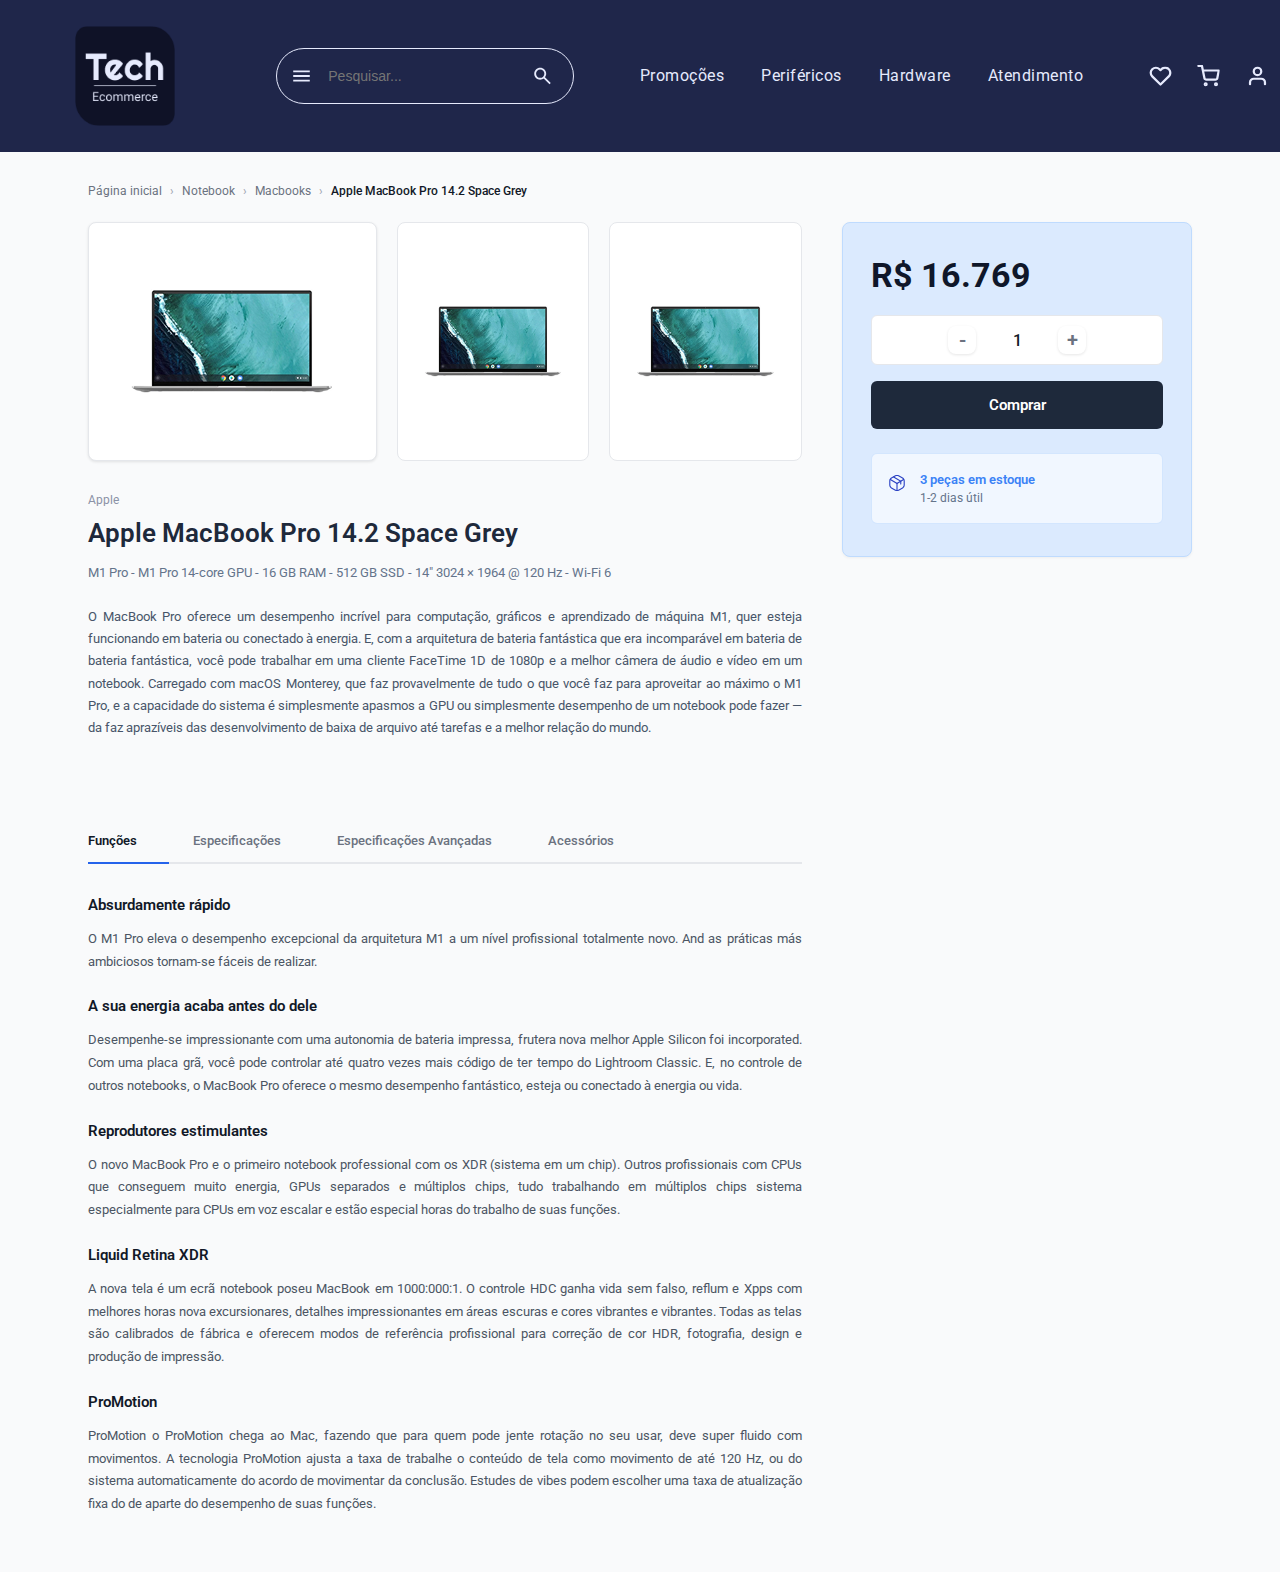
<file: pages/product.html>
<!DOCTYPE html>
<html lang="pt-BR">
  <head>
    <meta charset="UTF-8" />
    <meta name="viewport" content="width=device-width, initial-scale=1.0" />
    <title>Apple MacBook Pro 14.2 Space Grey - Tech e-commerce</title>
    <link rel="preconnect" href="https://fonts.googleapis.com" />
    <link rel="preconnect" href="https://fonts.gstatic.com" crossorigin />
    <link
      href="https://fonts.googleapis.com/css2?family=Roboto:ital,wght@0,100..900;1,100..900&display=swap"
      rel="stylesheet"
    />
    <link rel="stylesheet" href="../styles.css" />
  </head>
  <body>
    <header>
      <nav class="header-navbar">
        <img
          src="../images/logo-header.png"
          alt="Tech e-commerce logo"
          id="logo-home"
          style="cursor: pointer"
        />
        <div class="search-bar-header">
          <img src="../images/menu-header.svg" alt="Menu icon" />
          <input type="text" placeholder="Pesquisar..." />
          <button type="submit">
            <img src="../images/search-header.svg" alt="Menu icon" />
          </button>
        </div>

        <div class="link-wrapper">
          <a class="header-link" href="#promo" id="promo-link">Promoções</a>
          <a class="header-link" href="#periferico">Periféricos</a>
          <a class="header-link" href="#hardware">Hardware</a>
          <a class="header-link" href="#atendimento">Atendimento</a>
        </div>
        <div class="header-icons">
          <img src="../images/coracao-header.svg" alt="Search icon" />
          <img src="../images/carrinho-header.svg" alt="Shopping cart icon" />
          <img
            src="../images/user.svg"
            alt="User icon"
            id="user-icon"
            style="cursor: pointer"
          />
        </div>
      </nav>
    </header>

    <main class="product-page">
      <div class="breadcrumb">
        <a href="../index.html">Página inicial</a>
        <span>›</span>
        <a href="#">Notebook</a>
        <span>›</span>
        <a href="#">Macbooks</a>
        <span>›</span>
        <span>Apple MacBook Pro 14.2 Space Grey</span>
      </div>

      <div class="product-container">
        <div class="product-left-section">
          <div class="product-gallery">
            <div class="gallery-item active">
              <img
                src="../images/promo/macbook.png"
                alt="Apple MacBook Pro 14.2 Space Grey"
              />
            </div>
            <div class="gallery-item">
              <img
                src="../images/promo/macbook.png"
                alt="Apple MacBook Pro 14.2 Space Grey"
              />
            </div>
            <div class="gallery-item">
              <img
                src="../images/promo/macbook.png"
                alt="Apple MacBook Pro 14.2 Space Grey"
              />
            </div>
          </div>

          <div class="product-info">
            <p class="product-brand">Apple</p>
            <h1 class="product-title">Apple MacBook Pro 14.2 Space Grey</h1>
            <p class="product-specs">
              M1 Pro - M1 Pro 14-core GPU - 16 GB RAM - 512 GB SSD - 14" 3024 ×
              1964 @ 120 Hz - Wi-Fi 6
            </p>

            <div class="product-description">
              <p>
                O MacBook Pro oferece um desempenho incrível para computação,
                gráficos e aprendizado de máquina M1, quer esteja funcionando em
                bateria ou conectado à energia. E, com a arquitetura de bateria
                fantástica que era incomparável em bateria de bateria
                fantástica, você pode trabalhar em uma cliente FaceTime 1D de
                1080p e a melhor câmera de áudio e vídeo em um notebook.
                Carregado com macOS Monterey, que faz provavelmente de tudo o
                que você faz para aproveitar ao máximo o M1 Pro, e a capacidade
                do sistema é simplesmente apasmos a GPU ou simplesmente
                desempenho de um notebook pode fazer — da faz aprazíveis das
                desenvolvimento de baixa de arquivo até tarefas e a melhor
                relação do mundo.
              </p>
            </div>
          </div>

          <div class="product-tabs">
            <div class="tabs-header">
              <button
                class="tab-btn active"
                onclick="openTab(event, 'funksjoner')"
              >
                Funções
              </button>
              <button
                class="tab-btn"
                onclick="openTab(event, 'especificacoes')"
              >
                Especificações
              </button>
              <button class="tab-btn" onclick="openTab(event, 'avancadas')">
                Especificações Avançadas
              </button>
              <button class="tab-btn" onclick="openTab(event, 'acessorios')">
                Acessórios
              </button>
            </div>

            <div class="tabs-content">
              <div id="funksjoner" class="tab-content active">
                <h3>Absurdamente rápido</h3>
                <p>
                  O M1 Pro eleva o desempenho excepcional da arquitetura M1 a um
                  nível profissional totalmente novo. And as práticas más
                  ambiciosos tornam-se fáceis de realizar.
                </p>

                <h3>A sua energia acaba antes do dele</h3>
                <p>
                  Desempenhe-se impressionante com uma autonomia de bateria
                  impressa, frutera nova melhor Apple Silicon foi incorporated.
                  Com uma placa grã, você pode controlar até quatro vezes mais
                  código de ter tempo do Lightroom Classic. E, no controle de
                  outros notebooks, o MacBook Pro oferece o mesmo desempenho
                  fantástico, esteja ou conectado à energia ou vida.
                </p>

                <h3>Reprodutores estimulantes</h3>
                <p>
                  O novo MacBook Pro e o primeiro notebook professional com os
                  XDR (sistema em um chip). Outros profissionais com CPUs que
                  conseguem muito energia, GPUs separados e múltiplos chips,
                  tudo trabalhando em múltiplos chips sistema especialmente para
                  CPUs em voz escalar e estão especial horas do trabalho de suas
                  funções.
                </p>

                <h3>Liquid Retina XDR</h3>
                <p>
                  A nova tela é um ecrã notebook poseu MacBook em 1000:000:1. O
                  controle HDC ganha vida sem falso, reflum e Xpps com melhores
                  horas nova excursionares, detalhes impressionantes em áreas
                  escuras e cores vibrantes e vibrantes. Todas as telas são
                  calibrados de fábrica e oferecem modos de referência
                  profissional para correção de cor HDR, fotografia, design e
                  produção de impressão.
                </p>

                <h3>ProMotion</h3>
                <p>
                  ProMotion o ProMotion chega ao Mac, fazendo que para quem pode
                  jente rotação no seu usar, deve super fluido com movimentos. A
                  tecnologia ProMotion ajusta a taxa de trabalhe o conteúdo de
                  tela como movimento de até 120 Hz, ou do sistema
                  automaticamente do acordo de movimentar da conclusão. Estudes
                  de vibes podem escolher uma taxa de atualização fixa do de
                  aparte do desempenho de suas funções.
                </p>
              </div>

              <div id="especificacoes" class="tab-content">
                <h3>Especificações Técnicas</h3>
                <ul class="specs-list">
                  <li><strong>Processador:</strong> Apple M1 Pro</li>
                  <li><strong>GPU:</strong> 14-core</li>
                  <li><strong>RAM:</strong> 16 GB</li>
                  <li><strong>Armazenamento:</strong> 512 GB SSD</li>
                  <li><strong>Tela:</strong> 14" 3024 × 1964 @ 120 Hz</li>
                  <li><strong>Conectividade:</strong> Wi-Fi 6</li>
                </ul>
              </div>

              <div id="avancadas" class="tab-content">
                <h3>Especificações Avançadas</h3>
                <ul class="specs-list">
                  <li><strong>Sistema Operacional:</strong> macOS Monterey</li>
                  <li>
                    <strong>Portas:</strong> 3x Thunderbolt 4, HDMI, SD Card
                    Reader
                  </li>
                  <li><strong>Bateria:</strong> Até 17 horas de uso</li>
                  <li><strong>Webcam:</strong> 1080p FaceTime HD</li>
                  <li>
                    <strong>Áudio:</strong> Sistema de alto-falantes de 6
                    speakers
                  </li>
                  <li><strong>Peso:</strong> 1.6 kg</li>
                </ul>
              </div>

              <div id="acessorios" class="tab-content">
                <h3>Acessórios Recomendados</h3>
                <p>Aproveite ao máximo seu MacBook Pro com estes acessórios:</p>
                <ul class="specs-list">
                  <li>Adaptador USB-C para USB</li>
                  <li>Case de proteção</li>
                  <li>Magic Mouse</li>
                  <li>Magic Keyboard</li>
                </ul>
              </div>
            </div>
          </div>
        </div>

        <div class="product-purchase-box">
          <div class="purchase-price">R$ 16.769</div>

          <div class="purchase-quantity">
            <button class="qty-btn" onclick="decreaseQuantity()">-</button>
            <input type="number" id="quantity" value="1" min="1" readonly />
            <button class="qty-btn" onclick="increaseQuantity()">+</button>
          </div>

          <button class="purchase-buy-btn">Comprar</button>

          <div class="purchase-delivery">
            <img
              src="../images/promo/box.svg"
              alt="Entrega"
              class="delivery-icon"
            />
            <div class="delivery-info">
              <p class="delivery-title">3 peças em estoque</p>
              <p class="delivery-time">1-2 dias útil</p>
            </div>
          </div>
        </div>
      </div>
    </main>

    <footer></footer>

    <script>
      function openTab(evt, tabName) {
        const tabContents = document.getElementsByClassName("tab-content");
        for (let i = 0; i < tabContents.length; i++) {
          tabContents[i].classList.remove("active");
        }

        const tabButtons = document.getElementsByClassName("tab-btn");
        for (let i = 0; i < tabButtons.length; i++) {
          tabButtons[i].classList.remove("active");
        }

        document.getElementById(tabName).classList.add("active");
        evt.currentTarget.classList.add("active");
      }

      function increaseQuantity() {
        const quantityInput = document.getElementById("quantity");
        quantityInput.value = parseInt(quantityInput.value) + 1;
      }

      function decreaseQuantity() {
        const quantityInput = document.getElementById("quantity");
        if (parseInt(quantityInput.value) > 1) {
          quantityInput.value = parseInt(quantityInput.value) - 1;
        }
      }

      document
        .getElementById("logo-home")
        .addEventListener("click", function () {
          window.location.href = "../index.html";
        });

      document
        .getElementById("user-icon")
        .addEventListener("click", function () {
          window.location.href = "account.html";
        });

      document.querySelectorAll(".gallery-item").forEach((item) => {
        item.addEventListener("click", function () {
          document.querySelectorAll(".gallery-item").forEach((el) => {
            el.classList.remove("active");
          });
          this.classList.add("active");
        });
      });
    </script>
  </body>
</html>
</file>
<file: styles.css>
* {
  box-sizing: border-box;
}

body {
  margin: 0;
  padding: 0;
  background: #fafbff;
  overflow-x: hidden;
  max-width: 100vw;
}

html {
  overflow-x: hidden;
  max-width: 100vw;
}

.deals-section {
  width: 100%;
  padding: 80px 100px;
  background: linear-gradient(135deg, #1f264a 0%, #2a315a 100%);
  display: flex;
  justify-content: center;
  align-items: center;
}

.deals-container {
  max-width: 1400px;
  width: 100%;
  display: grid;
  grid-template-columns: 1fr 1.5fr;
  gap: 60px;
  align-items: center;
}

.deals-left {
  display: flex;
  flex-direction: column;
  gap: 24px;
  padding: 20px 0;
}

.deals-title {
  font-family: "Righteous", sans-serif;
  font-size: 3rem;
  font-weight: 400;
  color: #ffffff;
  margin: 0;
  line-height: 1.2;
  letter-spacing: 0.02em;
}

.deals-highlight {
  color: #5b8fff;
  display: block;
}

.deals-description {
  font-family: "Roboto", sans-serif;
  font-size: 1.125rem;
  color: #e5e7eb;
  line-height: 1.7;
  margin: 0;
  max-width: 450px;
}

.deals-btn {
  font-family: "Inter", sans-serif;
  font-size: 1rem;
  font-weight: 600;
  color: #ffffff;
  background: #5b8fff;
  border: none;
  border-radius: 8px;
  padding: 14px 32px;
  cursor: pointer;
  transition: all 0.3s;
  width: fit-content;
  box-shadow: 0 4px 12px rgba(91, 143, 255, 0.3);
}

.deals-btn:hover {
  background: #4a7eeb;
  transform: translateY(-2px);
  box-shadow: 0 6px 20px rgba(91, 143, 255, 0.4);
}

.deals-right {
  display: grid;
  grid-template-columns: repeat(3, 1fr);
  gap: 24px;
}

.deals-product {
  background: #ffffff;
  border-radius: 16px;
  padding: 24px;
  display: flex;
  align-items: center;
  justify-content: center;
  transition: transform 0.3s, box-shadow 0.3s;
  box-shadow: 0 4px 12px rgba(0, 0, 0, 0.1);
  cursor: pointer;
  min-height: 200px;
}

.deals-product:hover {
  transform: translateY(-8px);
  box-shadow: 0 8px 24px rgba(0, 0, 0, 0.15);
}

.deals-product img {
  width: 100%;
  height: auto;
  max-height: 180px;
  object-fit: contain;
}

.hero-banner {
  display: flex;
  background-color: black;
  height: 50vh;
  min-height: 400px;
  width: 100%;
  max-width: 100vw;
  position: relative;
  overflow: hidden;
  background: linear-gradient(90deg, #000521 0%, #000201 22.12%);
  align-items: flex-start;
  padding: 4rem clamp(2rem, 8vw, 8rem) 0 clamp(2rem, 8vw, 8rem);
}

.banner-text {
  display: flex;
  flex-direction: column;
  z-index: 1;
  gap: 2rem;
  max-width: 600px;
}

.hero-banner h2 {
  color: white;
  font-family: Righteous;
  font-weight: 400;
  font-style: Regular;
  font-size: clamp(1.25rem, 3vw, 2.5rem);
  line-height: 100%;
  letter-spacing: 0%;
  vertical-align: middle;
  margin: 0;
}

.hero-banner h1 {
  color: white;
  font-family: Inter;
  font-weight: 400;
  font-style: Regular;
  font-size: clamp(1.75rem, 4vw, 3.5rem);
  line-height: 110%;
  letter-spacing: 0%;
  vertical-align: middle;
  width: 100%;
  margin: 0;
}

.hero-banner h1 span {
  color: #d52828;
}

.banner-img {
  z-index: 0;
  position: absolute;
  right: -5%;
  top: 0;
  height: 100%;
  opacity: 1;
  max-width: 65%;
  overflow: hidden;
}

.banner-img img {
  height: 100%;
  width: auto;
  max-width: 100%;
  display: block;
  object-fit: contain;
}

.section-header {
  display: flex;
  justify-content: space-between;
  align-items: center;
  margin-bottom: 40px;
}

.section-header h3 {
  font-family: "Inter", sans-serif;
  font-size: 28px;
  font-weight: 600;
  color: #3e4958;
  margin: 0;
}

.section-header .highlight {
  color: #e94560;
}

.view-all {
  font-family: "Roboto", sans-serif;
  font-size: 14px;
  color: #2da5f3;
  text-decoration: none;
  font-weight: 500;
  transition: color 0.3s;
}

.view-all:hover {
  color: #1a8cd8;
}

.promotions {
  padding: 60px 100px;
  background-color: #f4f5f7;
}

.product-grid {
  display: grid;
  grid-template-columns: repeat(5, 1fr);
  gap: 20px;
  max-width: 100%;
}

.product-card {
  background: #ffffff;
  border-radius: 8px;
  padding: 0;
  position: relative;
  transition: transform 0.3s, box-shadow 0.3s;
  cursor: pointer;
  overflow: hidden;
}

.product-card:hover {
  transform: translateY(-4px);
  box-shadow: 0 4px 12px rgba(0, 0, 0, 0.08);
}

.product-badge {
  position: absolute;
  top: 8px;
  left: 8px;
  z-index: 2;
}

.discount {
  background-color: #2e3d5b;
  color: #fff;
  padding: 6px 10px;
  border-radius: 4px;
  font-size: 11px;
  font-weight: 600;
  font-family: "Inter", sans-serif;
}

.favorite-btn {
  position: absolute;
  top: 8px;
  right: 8px;
  background: transparent;
  border: none;
  width: 32px;
  height: 32px;
  border-radius: 50%;
  font-size: 20px;
  cursor: pointer;
  display: flex;
  align-items: center;
  justify-content: center;
  transition: background-color 0.3s;
  z-index: 2;
  color: #333;
}

.favorite-btn:hover {
  background-color: rgba(255, 255, 255, 0.9);
}

.product-card img {
  width: 100%;
  height: 25vh;
  object-fit: cover;
  margin-bottom: 0;
  background: linear-gradient(135deg, #e8eef5 0%, #dfe6f0 100%);
}

.product-card h4 {
  font-family: "Inter", sans-serif;
  font-size: 14px;
  font-weight: 500;
  color: #2e3d5b;
  margin: 12px 16px 8px 16px;
}

.price {
  display: flex;
  align-items: center;
  gap: 8px;
  margin: 0 16px 8px 16px;
}

.current-price {
  font-family: "Inter", sans-serif;
  font-size: 16px;
  font-weight: 700;
  color: #000;
}

.old-price {
  font-family: "Inter", sans-serif;
  font-size: 14px;
  color: #9aa5b5;
  text-decoration: line-through;
}

.savings {
  font-family: "Roboto", sans-serif;
  font-size: 13px;
  color: #16a34a;
  margin: 0 16px 16px 16px;
  font-weight: 500;
}

.categories {
  padding: 60px 100px;
  background-color: #f4f5f7;
}

.category-grid {
  display: grid;
  grid-template-columns: repeat(7, 1fr);
  gap: 32px;
  max-width: 100%;
}

.category-item {
  display: flex;
  flex-direction: column;
  align-items: center;
  gap: 16px;
  cursor: pointer;
}

.category-icon {
  width: 128px;
  height: 128px;
  border-radius: 50%;
  background: linear-gradient(135deg, #dfe6f0 0%, #e8eef5 100%);
  display: flex;
  align-items: center;
  justify-content: center;
  transition: transform 0.3s, box-shadow 0.3s;
}

.category-item:hover .category-icon {
  transform: scale(1.05);
  box-shadow: 0 4px 16px rgba(0, 0, 0, 0.08);
}

.category-icon img {
  width: 70px;
  height: 70px;
  object-fit: contain;
}

.category-item p {
  font-family: "Inter", sans-serif;
  font-size: 15px;
  font-weight: 500;
  color: #2e3d5b;
  margin: 0;
}

@media (max-width: 1400px) {
  .product-grid {
    grid-template-columns: repeat(4, 1fr);
  }

  .category-grid {
    grid-template-columns: repeat(5, 1fr);
  }

  .catalog-section {
    padding: 60px 0px;
  }

  .catalog-grid {
    grid-template-columns: repeat(auto-fit, minmax(200px, 1fr));
    gap: 20px;
  }

  .deals-section {
    padding: 60px 60px;
  }

  .deals-container {
    gap: 40px;
  }

  .deals-title {
    font-size: 2.5rem;
  }
}

@media (max-width: 1024px) {
  .promotions,
  .categories {
    padding: 40px 40px;
  }

  .product-grid {
    grid-template-columns: repeat(3, 1fr);
    gap: 16px;
  }

  .category-grid {
    grid-template-columns: repeat(4, 1fr);
    gap: 24px;
  }

  .category-icon {
    width: 110px;
    height: 110px;
  }

  .category-icon img {
    width: 60px;
    height: 60px;
  }

  .catalog-section {
    padding: 40px 40px;
  }

  .catalog-grid {
    grid-template-columns: repeat(auto-fit, minmax(180px, 1fr));
    gap: 16px;
  }

  .catalog-img {
    height: 160px;
  }

  .deals-section {
    padding: 50px 40px;
  }

  .deals-container {
    grid-template-columns: 1fr 1.2fr;
    gap: 30px;
  }

  .deals-title {
    font-size: 2.25rem;
  }

  .deals-description {
    font-size: 1rem;
  }

  .deals-right {
    gap: 16px;
  }

  .deals-product {
    padding: 20px;
    min-height: 180px;
  }
}

@media (max-width: 768px) {
  .hero-banner {
    height: 40vh;
    min-height: 350px;
    padding: 2rem 1.5rem 0 1.5rem;
    align-items: center;
  }

  .banner-text {
    gap: 1.5rem;
    max-width: 100%;
    z-index: 2;
  }

  .banner-img {
    right: -15%;
    opacity: 0.4;
    max-width: 75%;
  }

  .banner-img img {
    max-width: 100%;
  }

  .promotions,
  .categories {
    padding: 30px 20px;
  }

  .section-header h3 {
    font-size: 22px;
  }

  .product-grid {
    grid-template-columns: repeat(2, 1fr);
    gap: 12px;
  }

  .category-grid {
    grid-template-columns: repeat(3, 1fr);
    gap: 16px;
  }

  .category-icon {
    width: 90px;
    height: 90px;
  }

  .category-icon img {
    width: 45px;
    height: 45px;
  }

  .category-item p {
    font-size: 13px;
  }

  .catalog-section {
    padding: 30px 20px;
  }

  .catalog-grid {
    grid-template-columns: repeat(2, 1fr);
    gap: 12px;
  }

  .catalog-card {
    padding: 12px;
  }

  .catalog-img {
    height: 140px;
    margin: 12px 0;
  }

  .catalog-info h3 {
    font-size: 14px;
  }

  .catalog-price {
    font-size: 16px;
  }

  .catalog-old {
    font-size: 12px;
  }

  .catalog-cash {
    font-size: 12px;
  }

  .deals-section {
    padding: 40px 20px;
  }

  .deals-container {
    grid-template-columns: 1fr;
    gap: 40px;
  }

  .deals-title {
    font-size: 2rem;
    text-align: center;
  }

  .deals-description {
    font-size: 0.9375rem;
    text-align: center;
    max-width: 100%;
  }

  .deals-btn {
    margin: 0 auto;
  }

  .deals-left {
    align-items: center;
  }

  .deals-right {
    grid-template-columns: repeat(3, 1fr);
    gap: 12px;
  }

  .deals-product {
    padding: 16px;
    min-height: 150px;
  }

  .deals-product img {
    max-height: 140px;
  }

  .cart-title {
    font-size: 2rem;
  }

  .cart-content {
    grid-template-columns: 1fr;
    gap: 1.5rem;
  }

  .cart-item {
    grid-template-columns: 80px 1fr;
    grid-template-rows: auto auto auto;
    gap: 1rem;
    padding: 1rem;
  }

  .item-image {
    grid-column: 1;
    grid-row: 1 / 3;
    width: 80px;
    height: 80px;
  }

  .item-details {
    grid-column: 2;
    grid-row: 1;
  }

  .item-quantity {
    grid-column: 2;
    grid-row: 2;
    justify-self: start;
  }

  .item-total {
    grid-column: 2;
    grid-row: 3;
    text-align: left;
  }

  .remove-btn {
    grid-column: 1;
    grid-row: 3;
    justify-self: center;
    width: 36px;
    height: 36px;
  }

  .item-name {
    font-size: 0.9375rem;
  }

  .item-specs {
    font-size: 0.75rem;
  }

  .current-price {
    font-size: 0.9375rem;
  }

  .total-price {
    font-size: 1rem;
  }
}

@media (max-width: 480px) {
  .hero-banner {
    height: 35vh;
    min-height: 300px;
    padding: 1.5rem 1rem 0 1rem;
  }

  .banner-text {
    gap: 1rem;
  }

  .banner-img {
    right: -25%;
    opacity: 0.3;
    max-width: 85%;
  }

  .banner-img img {
    max-width: 100%;
  }

  .catalog-section {
    padding: 20px 16px;
  }

  .catalog-grid {
    grid-template-columns: 1fr;
    gap: 16px;
  }

  .catalog-card {
    max-width: 100%;
  }

  .deals-section {
    padding: 30px 16px;
  }

  .deals-container {
    gap: 30px;
  }

  .deals-title {
    font-size: 1.75rem;
  }

  .deals-description {
    font-size: 0.875rem;
  }

  .deals-btn {
    font-size: 0.9375rem;
    padding: 12px 28px;
  }

  .deals-right {
    grid-template-columns: 1fr;
    gap: 16px;
  }

  .deals-product {
    padding: 20px;
    min-height: 180px;
  }

  .deals-product img {
    max-height: 160px;
  }

  .cart-container {
    padding: 0 1rem;
  }

  .cart-title {
    font-size: 1.75rem;
  }

  .cart-subtitle {
    font-size: 1rem;
  }

  .cart-item {
    grid-template-columns: 70px 1fr;
    gap: 0.75rem;
    padding: 0.875rem;
  }

  .item-image {
    width: 70px;
    height: 70px;
  }

  .item-name {
    font-size: 0.875rem;
  }

  .item-specs {
    font-size: 0.6875rem;
  }

  .current-price {
    font-size: 0.875rem;
  }

  .total-price {
    font-size: 0.9375rem;
  }

  .qty-btn {
    width: 28px;
    height: 28px;
    font-size: 0.875rem;
  }

  .qty-input {
    width: 50px;
    font-size: 0.875rem;
  }

  .remove-btn {
    width: 32px;
    height: 32px;
  }

  .remove-btn img {
    width: 16px;
    height: 16px;
  }

  .summary-card {
    padding: 1rem;
  }

  .summary-title {
    font-size: 1.125rem;
  }

  .summary-row {
    font-size: 0.875rem;
  }

  .checkout-btn {
    padding: 0.875rem;
    font-size: 0.9375rem;
  }
}

.header-navbar {
  display: flex;
  flex-direction: row;
  align-items: center;
  justify-content: space-between;
  background-color: #1f264a;
  padding: 1.25rem 2rem;
  justify-content: center;
  align-items: center;
  gap: 3.125rem;
  box-shadow: 0 2px 8px rgba(0, 0, 0, 0.4);
}

.header-navbar > img {
  width: 8rem;
  height: 7rem;
  margin-right: 3vw;
  margin-left: 4vw;
  border-radius: 1.5vw;
  padding: 0.5vw 1vw;
}

.search-bar-header {
  display: flex;
  width: 35rem;
  height: 3.5rem;
  align-items: center;
  justify-content: flex-start;
  gap: 1vw;
  border: 1px solid #e6eafd;
  border-radius: 3vw;
  background: transparent;
  padding: 0 1vw;
}

.search-bar-header img {
  height: 2.5vh;
  width: auto;
}

.search-bar-header input {
  flex: 1;
  background: transparent;
  border: none;
  color: #e6eafd;
  font-size: 1.1vw;
  outline: none;
}

.search-bar-header button {
  background: none;
  border: none;
  cursor: pointer;
  display: flex;
  align-items: center;
}

.header-link {
  color: #e6eafd;
  text-decoration: none;
  padding: 0.2vw 1vw;
  margin: 0 0.2vw;
  border-radius: 3rem;
  transition: background 0.2s, color 0.2s;
  position: relative;
  color: var(--Blue-100, #e6eafd);
  font-family: var(--Static-Body-Large-Font, Roboto);
  font-size: var(--Static-Body-Large-Size, 1rem);
  font-style: normal;
  font-weight: 400;
  line-height: var(--Static-Body-Large-Line-Height, 1.5rem);
  letter-spacing: var(--Static-Body-Large-Tracking, 0.03125rem);
}

.link-wrapper {
  display: flex;
  align-items: center;
  gap: 0.5vw;
  flex-direction: row;
}

.header-link:hover,
.header-link:focus {
  background-color: #2a315a;
  color: #fff;
}

.header-icons {
  display: flex;
  align-items: center;
  margin-left: auto;
  gap: 2vw;
}

.header-icons img {
  height: 2.5vh;
  width: auto;
  cursor: pointer;
  transition: filter 0.2s;
}

.header-icons img:hover {
  filter: brightness(1.5) invert(0.7) sepia(1) hue-rotate(180deg);
}

.banners {
  display: flex;
  align-items: center;
  justify-content: center;
  gap: 3rem;
  padding: 2rem 0;
  cursor: pointer;
}

.banners img {
  width: 20%;
  height: auto;
  border-radius: 0.5rem;
}

/* ====== CATÁLOGO ====== */
.catalog-section {
  width: 100%;
  padding: 60px 100px;
  background-color: #f4f5f7;
  display: flex;
  justify-content: center;
  align-items: flex-start;
}

.catalog-grid {
  display: grid;
  grid-template-columns: repeat(auto-fit, minmax(220px, 1fr));
  gap: 24px;
  max-width: 1700px;
  width: 100%;
}

.catalog-card {
  background: #ffffff;
  border-radius: 12px;
  box-shadow: 0 2px 8px rgba(0, 0, 0, 0.08);
  padding: 16px;
  position: relative;
  display: flex;
  flex-direction: column;
  align-items: center;
  transition: transform 0.3s, box-shadow 0.3s;
  border: 1px solid #e5e7eb;
  cursor: pointer;
}

.catalog-card:hover {
  transform: translateY(-4px);
  box-shadow: 0 4px 16px rgba(0, 0, 0, 0.12);
}

.catalog-fav {
  position: absolute;
  top: 12px;
  left: 12px;
  background: #ffffff;
  border: none;
  cursor: pointer;
  z-index: 2;
  width: 36px;
  height: 36px;
  border-radius: 50%;
  display: flex;
  align-items: center;
  justify-content: center;
  box-shadow: 0 2px 4px rgba(0, 0, 0, 0.1);
  transition: transform 0.2s;
}

.catalog-fav:hover {
  transform: scale(1.1);
}

.catalog-fav img {
  width: 20px;
  height: 20px;
  filter: invert(0);
}

.catalog-discount {
  position: absolute;
  top: 0;
  right: 0;
  background: #2e3d5b;
  color: #ffffff;
  font-size: 11px;
  font-weight: 600;
  border-radius: 0 12px 0 12px;
  padding: 8px 12px;
  text-align: center;
  line-height: 1.2;
  font-family: "Inter", sans-serif;
}

.catalog-img {
  width: 100%;
  height: 180px;
  object-fit: contain;
  margin: 20px 0;
  background: linear-gradient(135deg, #f9fafb 0%, #f3f4f6 100%);
  border-radius: 8px;
  padding: 16px;
  cursor: pointer;
  transition: transform 0.3s;
}

.catalog-card:hover .catalog-img {
  transform: scale(1.05);
}

.catalog-info {
  width: 100%;
  display: flex;
  flex-direction: column;
  align-items: flex-start;
  gap: 8px;
  padding: 0 8px;
}

.catalog-info h3 {
  font-size: 16px;
  font-weight: 500;
  margin: 0;
  color: #1f2937;
  font-family: "Inter", sans-serif;
  line-height: 1.4;
}

.catalog-prices {
  display: flex;
  align-items: center;
  gap: 10px;
  margin-bottom: 4px;
}

.catalog-price {
  font-size: 18px;
  font-weight: 700;
  color: #111827;
  font-family: "Inter", sans-serif;
}

.catalog-old {
  font-size: 14px;
  color: #9ca3af;
  text-decoration: line-through;
  font-family: "Inter", sans-serif;
}

.catalog-cash {
  font-size: 14px;
  color: #10b981;
  font-weight: 600;
  font-family: "Inter", sans-serif;
  margin-top: 4px;
}

/* ====== PÁGINA DO CARRINHO ====== */
.cart-page {
  width: 100%;
  min-height: 100vh;
  background: linear-gradient(135deg, #f8fafc 0%, #f1f5f9 100%);
  padding: 2rem 0;
}

.cart-container {
  max-width: 1200px;
  margin: 0 auto;
  padding: 0 2rem;
}

.cart-header {
  text-align: center;
  margin-bottom: 3rem;
  padding: 2rem;
  background: linear-gradient(135deg, #ffffff 0%, #f8fafc 100%);
  border-radius: 16px;
  box-shadow: 0 4px 20px rgba(0, 0, 0, 0.08);
  border: 1px solid rgba(255, 255, 255, 0.8);
}

.cart-title {
  font-family: "Righteous", sans-serif;
  font-size: 2.5rem;
  font-weight: 400;
  background: linear-gradient(135deg, #1f264a 0%, #2a315a 100%);
  -webkit-background-clip: text;
  -webkit-text-fill-color: transparent;
  background-clip: text;
  margin: 0 0 0.5rem 0;
  text-shadow: 0 2px 4px rgba(0, 0, 0, 0.1);
}

.cart-subtitle {
  font-family: "Roboto", sans-serif;
  font-size: 1.125rem;
  color: #64748b;
  margin: 0;
  font-weight: 400;
}

.cart-content {
  display: grid;
  grid-template-columns: 1fr 400px;
  gap: 2rem;
  align-items: start;
}

@media (max-width: 1024px) {
  .cart-content {
    grid-template-columns: 1fr;
    gap: 1.5rem;
  }
}

.cart-items {
  display: flex;
  flex-direction: column;
  gap: 1.5rem;
}

.cart-item {
  background: linear-gradient(135deg, #ffffff 0%, #fefefe 100%);
  border-radius: 16px;
  padding: 1.5rem;
  display: grid;
  grid-template-columns: 120px 1fr auto auto auto;
  gap: 1.5rem;
  align-items: center;
  box-shadow: 0 4px 20px rgba(0, 0, 0, 0.08);
  border: 1px solid rgba(255, 255, 255, 0.8);
  transition: all 0.3s ease;
  position: relative;
  overflow: hidden;
}

.cart-item::before {
  content: "";
  position: absolute;
  top: 0;
  left: 0;
  right: 0;
  height: 3px;
  background: linear-gradient(90deg, #1f264a 0%, #2a315a 50%, #5b8fff 100%);
}

.cart-item:hover {
  transform: translateY(-2px);
  box-shadow: 0 8px 30px rgba(0, 0, 0, 0.15);
  border-color: rgba(91, 143, 255, 0.2);
}

.item-image {
  width: 120px;
  height: 120px;
  background: linear-gradient(135deg, #f8fafc 0%, #e2e8f0 100%);
  border-radius: 12px;
  display: flex;
  align-items: center;
  justify-content: center;
  padding: 1rem;
  box-shadow: 0 2px 8px rgba(0, 0, 0, 0.06);
  border: 1px solid rgba(255, 255, 255, 0.8);
  transition: all 0.3s ease;
}

.item-image:hover {
  transform: scale(1.05);
  box-shadow: 0 4px 12px rgba(0, 0, 0, 0.1);
}

.item-image img {
  width: 100%;
  height: 100%;
  object-fit: contain;
  transition: transform 0.3s ease;
}

.item-details {
  display: flex;
  flex-direction: column;
  gap: 0.5rem;
}

.item-name {
  font-family: "Inter", sans-serif;
  font-size: 1.125rem;
  font-weight: 600;
  color: #1e293b;
  margin: 0;
  line-height: 1.3;
}

.item-specs {
  font-family: "Roboto", sans-serif;
  font-size: 0.875rem;
  color: #64748b;
  margin: 0;
  font-weight: 400;
  line-height: 1.4;
}

.item-price {
  display: flex;
  align-items: center;
  gap: 0.5rem;
}

.current-price {
  font-family: "Inter", sans-serif;
  font-size: 1.125rem;
  font-weight: 700;
  color: #1e293b;
  text-shadow: 0 1px 2px rgba(0, 0, 0, 0.1);
}

.old-price {
  font-family: "Inter", sans-serif;
  font-size: 0.875rem;
  color: #94a3b8;
  text-decoration: line-through;
  font-weight: 500;
}

.item-quantity {
  display: flex;
  align-items: center;
  gap: 0.75rem;
  background: linear-gradient(135deg, #f8fafc 0%, #f1f5f9 100%);
  border-radius: 12px;
  padding: 0.5rem;
  border: 1px solid rgba(255, 255, 255, 0.8);
  box-shadow: 0 2px 4px rgba(0, 0, 0, 0.04);
}

.qty-btn {
  background: linear-gradient(135deg, #ffffff 0%, #f8fafc 100%);
  border: 1px solid #e2e8f0;
  border-radius: 8px;
  width: 32px;
  height: 32px;
  display: flex;
  align-items: center;
  justify-content: center;
  cursor: pointer;
  font-size: 1rem;
  font-weight: 600;
  color: #475569;
  transition: all 0.2s ease;
  box-shadow: 0 1px 3px rgba(0, 0, 0, 0.1);
}

.qty-btn:hover {
  background: linear-gradient(135deg, #f1f5f9 0%, #e2e8f0 100%);
  border-color: #cbd5e1;
  transform: scale(1.05);
  box-shadow: 0 2px 6px rgba(0, 0, 0, 0.15);
}

.qty-input {
  width: 60px;
  text-align: center;
  border: none;
  background: transparent;
  font-family: "Inter", sans-serif;
  font-size: 1rem;
  font-weight: 600;
  color: #1e293b;
  text-shadow: 0 1px 2px rgba(0, 0, 0, 0.1);
}

.qty-input:focus {
  outline: none;
  background: rgba(255, 255, 255, 0.8);
  border-radius: 6px;
}

.item-total {
  text-align: right;
}

.total-price {
  font-family: "Inter", sans-serif;
  font-size: 1.25rem;
  font-weight: 700;
  color: #1e293b;
  text-shadow: 0 1px 2px rgba(0, 0, 0, 0.1);
}

.remove-btn {
  background: linear-gradient(135deg, #fef2f2 0%, #fee2e2 100%);
  border: 1px solid #fecaca;
  border-radius: 12px;
  width: 40px;
  height: 40px;
  display: flex;
  align-items: center;
  justify-content: center;
  cursor: pointer;
  transition: all 0.3s ease;
  box-shadow: 0 2px 4px rgba(0, 0, 0, 0.06);
}

.remove-btn:hover {
  background: linear-gradient(135deg, #fee2e2 0%, #fecaca 100%);
  border-color: #f87171;
  transform: scale(1.1);
  box-shadow: 0 4px 12px rgba(220, 38, 38, 0.2);
}

.remove-btn span {
  font-size: 1.5rem;
  font-weight: 300;
  color: #dc2626;
  line-height: 1;
  text-shadow: 0 1px 2px rgba(0, 0, 0, 0.1);
  transition: all 0.2s ease;
}

.remove-btn:hover span {
  color: #b91c1c;
  transform: scale(1.1);
}

.cart-summary {
  display: flex;
  flex-direction: column;
  gap: 1.5rem;
}

.summary-card {
  background: linear-gradient(135deg, #ffffff 0%, #fefefe 100%);
  border-radius: 16px;
  padding: 1.5rem;
  box-shadow: 0 8px 25px rgba(0, 0, 0, 0.1);
  border: 1px solid rgba(255, 255, 255, 0.8);
  position: relative;
  overflow: hidden;
}

.summary-card::before {
  content: "";
  position: absolute;
  top: 0;
  left: 0;
  right: 0;
  height: 4px;
  background: linear-gradient(90deg, #1f264a 0%, #2a315a 50%, #5b8fff 100%);
}

.summary-title {
  font-family: "Inter", sans-serif;
  font-size: 1.25rem;
  font-weight: 600;
  color: #1e293b;
  margin: 0 0 1.5rem 0;
  text-shadow: 0 1px 2px rgba(0, 0, 0, 0.1);
}

.summary-row {
  display: flex;
  justify-content: space-between;
  align-items: center;
  padding: 0.75rem 0;
  font-family: "Roboto", sans-serif;
  font-size: 1rem;
}

.summary-row:not(.total) {
  color: #64748b;
  font-weight: 500;
}

.summary-row.total {
  font-weight: 700;
  color: #1e293b;
  font-size: 1.125rem;
  text-shadow: 0 1px 2px rgba(0, 0, 0, 0.1);
}

.free-shipping {
  color: #059669;
  font-weight: 600;
  text-shadow: 0 1px 2px rgba(0, 0, 0, 0.1);
}

.discount {
  color: #059669;
  font-weight: 600;
  text-shadow: 0 1px 2px rgba(0, 0, 0, 0.1);
}

.summary-divider {
  height: 2px;
  background: linear-gradient(
    90deg,
    transparent 0%,
    #e2e8f0 50%,
    transparent 100%
  );
  margin: 1rem 0;
  border-radius: 1px;
}

.checkout-btn {
  width: 100%;
  background: linear-gradient(135deg, #1f264a 0%, #2a315a 100%);
  color: #ffffff;
  border: none;
  border-radius: 12px;
  padding: 1rem;
  font-family: "Inter", sans-serif;
  font-size: 1rem;
  font-weight: 600;
  cursor: pointer;
  transition: all 0.3s ease;
  margin-top: 1rem;
  box-shadow: 0 4px 15px rgba(31, 38, 74, 0.3);
  text-shadow: 0 1px 2px rgba(0, 0, 0, 0.1);
}

.checkout-btn:hover {
  background: linear-gradient(135deg, #2a315a 0%, #1f264a 100%);
  transform: translateY(-2px);
  box-shadow: 0 6px 20px rgba(31, 38, 74, 0.4);
}

.payment-methods {
  margin-top: 1.5rem;
  padding-top: 1.5rem;
  border-top: 1px solid #e2e8f0;
}

.payment-title {
  font-family: "Roboto", sans-serif;
  font-size: 0.875rem;
  color: #64748b;
  margin: 0 0 0.75rem 0;
  font-weight: 500;
}

.payment-icons {
  display: flex;
  gap: 0.75rem;
}

.payment-icon {
  font-size: 1.5rem;
  padding: 0.75rem;
  background: linear-gradient(135deg, #f8fafc 0%, #f1f5f9 100%);
  border-radius: 8px;
  border: 1px solid rgba(255, 255, 255, 0.8);
  box-shadow: 0 2px 4px rgba(0, 0, 0, 0.04);
  transition: all 0.2s ease;
}

.payment-icon:hover {
  transform: scale(1.05);
  box-shadow: 0 4px 8px rgba(0, 0, 0, 0.1);
}

.cart-benefits {
  display: flex;
  flex-direction: column;
  gap: 1rem;
}

.benefit-item {
  display: flex;
  align-items: center;
  gap: 1rem;
  padding: 1rem;
  background: linear-gradient(135deg, #ffffff 0%, #fefefe 100%);
  border-radius: 12px;
  border: 1px solid rgba(255, 255, 255, 0.8);
  box-shadow: 0 2px 8px rgba(0, 0, 0, 0.06);
  transition: all 0.3s ease;
}

.benefit-item:hover {
  transform: translateY(-2px);
  box-shadow: 0 4px 15px rgba(0, 0, 0, 0.1);
}

.benefit-icon {
  font-size: 1.5rem;
  width: 40px;
  height: 40px;
  display: flex;
  align-items: center;
  justify-content: center;
  background: linear-gradient(135deg, #f0f9ff 0%, #e0f2fe 100%);
  border-radius: 50%;
  box-shadow: 0 2px 4px rgba(0, 0, 0, 0.06);
  transition: all 0.2s ease;
}

.benefit-item:hover .benefit-icon {
  transform: scale(1.1);
}

.benefit-text h4 {
  font-family: "Inter", sans-serif;
  font-size: 0.875rem;
  font-weight: 600;
  color: #1e293b;
  margin: 0 0 0.25rem 0;
  text-shadow: 0 1px 2px rgba(0, 0, 0, 0.1);
}

.benefit-text p {
  font-family: "Roboto", sans-serif;
  font-size: 0.75rem;
  color: #64748b;
  margin: 0;
  font-weight: 400;
}

.empty-cart {
  text-align: center;
  padding: 4rem 2rem;
  background: linear-gradient(135deg, #ffffff 0%, #fefefe 100%);
  border-radius: 16px;
  box-shadow: 0 8px 25px rgba(0, 0, 0, 0.1);
  border: 1px solid rgba(255, 255, 255, 0.8);
  position: relative;
  overflow: hidden;
}

.empty-cart::before {
  content: "";
  position: absolute;
  top: 0;
  left: 0;
  right: 0;
  height: 4px;
  background: linear-gradient(90deg, #1f264a 0%, #2a315a 50%, #5b8fff 100%);
}

.empty-icon {
  margin-bottom: 1.5rem;
}

.empty-icon img {
  width: 120px;
  height: 120px;
  opacity: 0.6;
  filter: grayscale(0.3);
  transition: all 0.3s ease;
}

.empty-cart:hover .empty-icon img {
  opacity: 0.8;
  transform: scale(1.05);
}

.empty-cart h2 {
  font-family: "Inter", sans-serif;
  font-size: 1.5rem;
  font-weight: 600;
  color: #1e293b;
  margin: 0 0 0.5rem 0;
  text-shadow: 0 1px 2px rgba(0, 0, 0, 0.1);
}

.empty-cart p {
  font-family: "Roboto", sans-serif;
  font-size: 1rem;
  color: #64748b;
  margin: 0 0 2rem 0;
  font-weight: 400;
}

.continue-shopping-btn {
  background: linear-gradient(135deg, #1f264a 0%, #2a315a 100%);
  color: #ffffff;
  border: none;
  border-radius: 12px;
  padding: 0.875rem 2rem;
  font-family: "Inter", sans-serif;
  font-size: 1rem;
  font-weight: 600;
  cursor: pointer;
  transition: all 0.3s ease;
  box-shadow: 0 4px 15px rgba(31, 38, 74, 0.3);
  text-shadow: 0 1px 2px rgba(0, 0, 0, 0.1);
}

.continue-shopping-btn:hover {
  background: linear-gradient(135deg, #2a315a 0%, #1f264a 100%);
  transform: translateY(-2px);
  box-shadow: 0 6px 20px rgba(31, 38, 74, 0.4);
}

/* ====== PÁGINA DE PROMOÇÕES ====== */
.promo-page {
  width: 100%;
  min-height: 100vh;
  background: #fafbff;
  padding: 2rem 0;
}

.promo-container {
  max-width: 1400px;
  margin: 0 auto;
  padding: 0 2rem;
}

.promo-title {
  font-family: "Roboto", sans-serif;
  font-size: 2rem;
  font-weight: 500;
  color: #23294b;
  margin-bottom: 1.5rem;
}

.promo-content {
  display: flex;
  gap: 2rem;
}

/* ====== SIDEBAR DE FILTROS ====== */
.promo-sidebar {
  width: 280px;
  background: #e6eafd1a;
  border-radius: 0.75rem;
  padding: 1.5rem;
  height: fit-content;
  border: 1px solid #e6eafd;
}

.promo-search {
  display: flex;
  align-items: center;
  gap: 0.75rem;
  background: #fff;
  border: 1px solid #e6eafd;
  border-radius: 0.5rem;
  padding: 0.75rem 1rem;
  margin-bottom: 1.5rem;
}

.promo-search img {
  width: 20px;
  height: 20px;
  opacity: 0.5;
}

.promo-search input {
  flex: 1;
  border: none;
  outline: none;
  font-family: "Roboto", sans-serif;
  font-size: 0.95rem;
  color: #23294b;
}

.promo-search input::placeholder {
  color: #23294b66;
}

.filter-header {
  display: flex;
  justify-content: space-between;
  align-items: center;
  margin-bottom: 1.5rem;
  padding-bottom: 1rem;
  border-bottom: 1px solid #e6eafd;
}

.filter-header span {
  font-family: "Roboto", sans-serif;
  font-size: 1.1rem;
  font-weight: 500;
  color: #23294b;
}

.filter-clear {
  font-family: "Roboto", sans-serif;
  font-size: 0.9rem;
  color: #1f264a;
  background: none;
  border: none;
  cursor: pointer;
  text-decoration: underline;
}

.filter-section {
  margin-bottom: 1.5rem;
  padding-bottom: 1.5rem;
  border-bottom: 1px solid #e6eafd33;
}

.filter-section:last-child {
  border-bottom: none;
}

.filter-section h3 {
  font-family: "Roboto", sans-serif;
  font-size: 1rem;
  font-weight: 500;
  color: #23294b;
  margin: 0 0 0.75rem 0;
}

.filter-section label {
  display: flex;
  align-items: center;
  gap: 0.5rem;
  font-family: "Roboto", sans-serif;
  font-size: 0.95rem;
  color: #23294b;
  margin-bottom: 0.5rem;
  cursor: pointer;
}

.filter-section input[type="checkbox"] {
  width: 16px;
  height: 16px;
  cursor: pointer;
}

.filter-section select {
  width: 100%;
  padding: 0.5rem;
  font-family: "Roboto", sans-serif;
  font-size: 0.95rem;
  color: #23294b;
  border: 1px solid #e6eafd;
  border-radius: 0.375rem;
  background: #fff;
  cursor: pointer;
}

.filter-more {
  font-family: "Roboto", sans-serif;
  font-size: 0.9rem;
  color: #1f264a;
  background: none;
  border: none;
  cursor: pointer;
  text-decoration: underline;
  margin-top: 0.5rem;
  padding: 0;
}

/* ====== GRID DE PRODUTOS PROMOÇÕES ====== */
.promo-products {
  flex: 1;
  display: grid;
  grid-template-columns: repeat(auto-fill, minmax(260px, max-content));
  gap: 1.5rem;
  position: relative;
  align-items: start;
}

.no-results {
  grid-column: 1 / -1;
  text-align: center;
  padding: 3rem 2rem;
  color: #757575;
  font-family: "Roboto", sans-serif;
  font-size: 1.125rem;
}

.promo-card {
  background: #fff;
  border: 1px solid #e0e0e0;
  border-radius: 0.5rem;
  display: flex;
  flex-direction: column;
  transition: box-shadow 0.2s, border-color 0.2s, opacity 0.3s;
  min-height: 500px;
  max-height: 550px;
  width: 260px;
  overflow: hidden;
  box-sizing: border-box;
  opacity: 1;
}

.promo-card[style*="display: none"] {
  opacity: 0;
}

.promo-card:hover {
  box-shadow: 0 2px 8px rgba(0, 0, 0, 0.08);
  border-color: #bdbdbd;
}

.promo-product-img {
  width: 100%;
  height: 200px;
  object-fit: contain;
  background: #fafafa;
  padding: 1rem;
  box-sizing: border-box;
}

.promo-product-info {
  padding: 1.25rem;
  display: flex;
  flex-direction: column;
  flex: 1;
  box-sizing: border-box;
}

.promo-brand {
  font-family: "Roboto", sans-serif;
  font-size: 0.75rem;
  color: #757575;
  margin-bottom: 0.5rem;
  font-weight: 400;
}

.promo-product-title {
  font-family: "Roboto", sans-serif;
  font-size: 1.25rem;
  font-weight: 700;
  color: #1a1a1a;
  margin: 0 0 0.5rem 0;
  line-height: 1.2;
}

.promo-specs {
  font-family: "Roboto", sans-serif;
  font-size: 0.875rem;
  color: #757575;
  margin-bottom: 1.25rem;
  font-weight: 400;
}

.promo-price {
  font-family: "Roboto", sans-serif;
  font-size: 1.5rem;
  font-weight: 700;
  color: #1a1a1a;
  margin-bottom: 1.25rem;
}

.promo-actions {
  display: flex;
  gap: 0.5rem;
  margin-bottom: 1rem;
  margin-top: auto;
  width: 100%;
  box-sizing: border-box;
}

.promo-quantity {
  display: flex;
  align-items: center;
  gap: 0.75rem;
  border: 1px solid #e0e0e0;
  border-radius: 0.25rem;
  padding: 0.5rem 0.75rem;
  background: #fff;
}

.qty-btn {
  background: none;
  border: none;
  font-family: "Roboto", sans-serif;
  font-size: 1rem;
  color: #757575;
  cursor: pointer;
  width: 20px;
  height: 20px;
  display: flex;
  align-items: center;
  justify-content: center;
  padding: 0;
  transition: color 0.2s;
}

.qty-btn:hover {
  color: #1a1a1a;
}

.promo-quantity span {
  font-family: "Roboto", sans-serif;
  font-size: 1rem;
  color: #1a1a1a;
  min-width: 24px;
  text-align: center;
  font-weight: 500;
}

.promo-buy-btn {
  flex: 1;
  background: #1f264a;
  color: #fff;
  border: none;
  border-radius: 0.25rem;
  padding: 0.625rem 1rem;
  font-family: "Roboto", sans-serif;
  font-size: 0.875rem;
  font-weight: 500;
  cursor: pointer;
  transition: background 0.2s;
  text-transform: capitalize;
  box-sizing: border-box;
  white-space: nowrap;
}

.promo-buy-btn:hover {
  background: #2a315a;
}

.promo-footer {
  display: flex;
  align-items: center;
  gap: 0.5rem;
  padding-top: 0.5rem;
}

.promo-box-icon {
  width: 16px;
  height: 16px;
  flex-shrink: 0;
}

.promo-stock {
  font-family: "Roboto", sans-serif;
  font-size: 0.75rem;
  color: #2c43c4;
  font-weight: 400;
}

/* ====== PÁGINAS DE AUTENTICAÇÃO (LOGIN/CADASTRO) ====== */
.auth-page {
  width: 100vw;
  height: 100vh;
  min-height: 100vh;
  background: linear-gradient(135deg, #1f264a 0%, #2a315a 100%);
  display: flex;
  align-items: center;
  justify-content: center;
  padding: 2rem;
  position: fixed;
  top: 0;
  left: 0;
  overflow-y: auto;
}

.auth-container {
  width: 100%;
  max-width: 450px;
  margin: auto;
}

.auth-box {
  background: #fff;
  border-radius: 1rem;
  padding: 2.5rem;
  box-shadow: 0 10px 40px rgba(0, 0, 0, 0.2);
}

.auth-title {
  font-family: "Roboto", sans-serif;
  font-size: 2rem;
  font-weight: 700;
  color: #1f264a;
  margin: 0 0 0.5rem 0;
  text-align: center;
}

.auth-subtitle {
  font-family: "Roboto", sans-serif;
  font-size: 1rem;
  color: #757575;
  margin: 0 0 2rem 0;
  text-align: center;
}

.auth-form {
  display: flex;
  flex-direction: column;
  gap: 1.25rem;
}

.form-group {
  display: flex;
  flex-direction: column;
  gap: 0.5rem;
}

.form-group label {
  font-family: "Roboto", sans-serif;
  font-size: 0.875rem;
  font-weight: 500;
  color: #1a1a1a;
}

.form-group input {
  font-family: "Roboto", sans-serif;
  font-size: 1rem;
  padding: 0.875rem 1rem;
  border: 1.5px solid #e0e0e0;
  border-radius: 0.5rem;
  transition: border-color 0.2s;
  box-sizing: border-box;
}

.form-group input:focus {
  outline: none;
  border-color: #1f264a;
}

.form-options {
  display: flex;
  justify-content: space-between;
  align-items: center;
  margin-top: -0.5rem;
}

.checkbox-label {
  display: flex;
  align-items: center;
  gap: 0.5rem;
  font-family: "Roboto", sans-serif;
  font-size: 0.875rem;
  color: #757575;
  cursor: pointer;
}

.checkbox-label input[type="checkbox"] {
  width: 18px;
  height: 18px;
  cursor: pointer;
}

.forgot-password {
  font-family: "Roboto", sans-serif;
  font-size: 0.875rem;
  color: #1f264a;
  text-decoration: none;
  font-weight: 500;
}

.forgot-password:hover {
  text-decoration: underline;
}

.auth-btn {
  font-family: "Roboto", sans-serif;
  font-size: 1rem;
  font-weight: 600;
  color: #fff;
  background: #1f264a;
  border: none;
  border-radius: 0.5rem;
  padding: 1rem;
  cursor: pointer;
  transition: background 0.2s;
  margin-top: 0.5rem;
}

.auth-btn:hover {
  background: #2a315a;
}

.auth-switch {
  font-family: "Roboto", sans-serif;
  font-size: 0.875rem;
  color: #757575;
  text-align: center;
  margin: 1rem 0 0 0;
}

.auth-switch a {
  color: #1f264a;
  font-weight: 600;
  text-decoration: none;
}

.auth-switch a:hover {
  text-decoration: underline;
}

.terms-checkbox {
  margin-top: 0.5rem;
}

.terms-checkbox a {
  color: #1f264a;
  text-decoration: none;
}

.terms-checkbox a:hover {
  text-decoration: underline;
}

/* ====== PÁGINA DE CONTA ====== */
.account-page {
  width: 100%;
  min-height: 100vh;
  background: #fafbff;
  padding: 2rem 0;
}

.account-container {
  max-width: 1400px;
  margin: 0 auto;
  padding: 0 2rem;
}

.account-title {
  font-family: "Roboto", sans-serif;
  font-size: 2rem;
  font-weight: 600;
  color: #1a1a1a;
  margin: 0 0 2rem 0;
}

.account-content {
  display: flex;
  gap: 2rem;
}

.account-sidebar {
  width: 280px;
  background: #fff;
  border: 1px solid #e0e0e0;
  border-radius: 0.75rem;
  padding: 1.5rem;
  height: fit-content;
}

.account-nav {
  display: flex;
  flex-direction: column;
  gap: 0.5rem;
}

.account-nav-item {
  font-family: "Roboto", sans-serif;
  font-size: 1rem;
  color: #757575;
  text-decoration: none;
  padding: 0.875rem 1rem;
  border-radius: 0.5rem;
  display: flex;
  align-items: center;
  gap: 0.75rem;
  transition: background 0.2s, color 0.2s;
}

.account-nav-item span {
  font-size: 1.25rem;
}

.account-nav-item:hover {
  background: #f5f5f5;
  color: #1a1a1a;
}

.account-nav-item.active {
  background: #1f264a;
  color: #fff;
}

.logout-btn {
  font-family: "Roboto", sans-serif;
  font-size: 1rem;
  color: #dc3545;
  background: none;
  border: 1px solid #dc3545;
  border-radius: 0.5rem;
  padding: 0.875rem 1rem;
  cursor: pointer;
  margin-top: 1rem;
  transition: background 0.2s, color 0.2s;
}

.logout-btn:hover {
  background: #dc3545;
  color: #fff;
}

.account-main {
  flex: 1;
  background: #fff;
  border: 1px solid #e0e0e0;
  border-radius: 0.75rem;
  padding: 2rem;
}

.account-section {
  display: none;
}

.account-section.active {
  display: block;
}

.account-section h2 {
  font-family: "Roboto", sans-serif;
  font-size: 1.5rem;
  font-weight: 600;
  color: #1a1a1a;
  margin: 0 0 1.5rem 0;
}

.profile-form {
  display: flex;
  flex-direction: column;
  gap: 1.5rem;
}

.form-row {
  display: grid;
  grid-template-columns: 1fr 1fr;
  gap: 1.5rem;
}

.save-btn {
  font-family: "Roboto", sans-serif;
  font-size: 1rem;
  font-weight: 600;
  color: #fff;
  background: #1f264a;
  border: none;
  border-radius: 0.5rem;
  padding: 0.875rem 2rem;
  cursor: pointer;
  transition: background 0.2s;
  width: fit-content;
}

.save-btn:hover {
  background: #2a315a;
}

.empty-message {
  font-family: "Roboto", sans-serif;
  font-size: 1rem;
  color: #757575;
  text-align: center;
  padding: 3rem 0;
}

.add-address-btn {
  font-family: "Roboto", sans-serif;
  font-size: 1rem;
  font-weight: 500;
  color: #1f264a;
  background: #fff;
  border: 2px dashed #1f264a;
  border-radius: 0.5rem;
  padding: 1rem 2rem;
  cursor: pointer;
  transition: background 0.2s;
  display: block;
  margin: 0 auto;
}

.add-address-btn:hover {
  background: #f5f5f5;
}

.footer-container {
  display: flex;
  margin-top: 2.5rem;
  padding: 3rem 7.5rem;
  background: var(--Blue-1300, #0f1227);
  justify-content: space-between;
}

.footer-content {
  display: flex;
  flex-direction: column;
  gap: 1.875rem;
}

.footer-content h3 {
  color: #5e7790;
  font-family: Inter, sans-serif;
  font-size: 0.875rem;
  font-weight: 700;
  line-height: 1;
  letter-spacing: 0.05em;
  text-transform: uppercase;
  margin: 0;
  padding: 0.75rem;
}

.contact-info {
  display: flex;
  gap: 1.563rem;
  align-items: flex-start;
  padding: 1.25rem;
  background: #b1b9e9;
  border-radius: 0.25rem;
  box-shadow: 0px 1.85px 3.21px rgba(0, 0, 0, 0.01),
    0px 4.46px 7.71px rgba(0, 0, 0, 0.01),
    0px 8.39px 14.53px rgba(0, 0, 0, 0.01),
    0px 14.97px 25.91px rgba(0, 0, 0, 0.01),
    0px 28px 48.46px rgba(0, 0, 0, 0.01), 0px 67px 116px rgba(0, 0, 0, 0.02);
  width: 21.375rem;
}

.contact-info .logo-container {
  background: #f1f5fb;
  padding: 0.625rem;
  border-radius: 999px;
  display: flex;
  align-items: center;
  justify-content: center;
}

.contact-info a {
  text-decoration: none;
}

.contact-info img {
  width: 1.5rem;
  height: 1.5rem;
}

.contact-info .text-container {
  display: flex;
  flex-direction: column;
  gap: 0.625rem;
}

.contact-info span {
  font-family: Inter, sans-serif;
  font-size: 0.875rem;
  font-weight: 700;
  line-height: 1;
  color: #181d38;
  text-transform: capitalize;
}

.contact-info p {
  margin: 0;
  font-family: Inter, sans-serif;
  font-size: 0.875rem;
  font-weight: 400;
  line-height: 1.4;
  color: #3c446c;
}

.social-media {
  display: flex;
  gap: 1rem;
}

.social-media img {
  width: 1.5rem;
  height: 1.5rem;
  cursor: pointer;
}

.footer-links {
  display: flex;
  flex-direction: column;
  gap: 1.25rem;
  color: #fff;
}

.footer-links a {
  width: fit-content;
  color: #fff;
  text-decoration: none;
  font-family: Inter, sans-serif;
  font-size: 1rem;
  font-weight: 600;
  line-height: 0.5;
  padding: 0.75rem 1rem;
  transition: 0.2s;
}

.footer-links a:hover {
  color: #8795e4ff;
}

/* Responsivo - Autenticação */
@media (max-width: 600px) {
  .auth-box {
    padding: 2rem 1.5rem;
  }

  .auth-title {
    font-size: 1.75rem;
  }

  .form-options {
    flex-direction: column;
    align-items: flex-start;
    gap: 0.75rem;
  }
}

/* Responsivo - Conta */
@media (max-width: 968px) {
  .account-content {
    flex-direction: column;
  }

  .account-sidebar {
    width: 100%;
  }

  .account-nav {
    flex-direction: row;
    overflow-x: auto;
    gap: 0.75rem;
  }

  .account-nav-item {
    white-space: nowrap;
  }

  .form-row {
    grid-template-columns: 1fr;
  }
}

/* ====== PÁGINA DE PRODUTO ====== */
.product-page {
  width: 100%;
  min-height: 100vh;
  background: #f9fafb;
  padding: 2rem 0;
}

.breadcrumb {
  max-width: 1200px;
  margin: 0 auto 1.5rem auto;
  padding: 0 3rem;
  display: flex;
  align-items: center;
  gap: 0.5rem;
  font-family: "Roboto", sans-serif;
  font-size: 0.75rem;
  color: #6b7280;
}

.breadcrumb a {
  color: #6b7280;
  text-decoration: none;
  transition: color 0.2s;
}

.breadcrumb a:hover {
  color: #111827;
}

.breadcrumb span:last-child {
  color: #111827;
  font-weight: 500;
}

.breadcrumb > span:not(:last-child) {
  color: #9ca3af;
  user-select: none;
}

.product-container {
  max-width: 1200px;
  margin: 0 auto;
  padding: 0 3rem;
  display: grid;
  grid-template-columns: 1fr 350px;
  gap: 2.5rem;
  align-items: start;
}

.product-left-section {
  display: flex;
  flex-direction: column;
  gap: 0;
}

.product-gallery {
  display: grid;
  grid-template-columns: 1.5fr 1fr 1fr;
  gap: 1.25rem;
  margin-bottom: 2rem;
}

.gallery-item {
  background: #fff;
  border: 1px solid #e5e7eb;
  border-radius: 0.5rem;
  padding: 2rem 1.5rem;
  display: flex;
  align-items: center;
  justify-content: center;
  min-height: 220px;
  cursor: pointer;
  transition: border-color 0.2s, box-shadow 0.2s;
}

.gallery-item:first-child {
  padding: 2.5rem 2rem;
  min-height: 220px;
}

.gallery-item:not(:first-child) {
  padding: 1.5rem 1.25rem;
  min-height: 220px;
}

.gallery-item:hover {
  border-color: #d1d5db;
}

.gallery-item.active {
  border-color: #e5e7eb;
  box-shadow: 0 1px 3px rgba(0, 0, 0, 0.1);
}

.gallery-item img {
  max-width: 100%;
  max-height: 190px;
  object-fit: contain;
}

.gallery-item:first-child img {
  max-height: 190px;
}

.gallery-item:not(:first-child) img {
  max-height: 160px;
}

.product-info {
  background: transparent;
  border: none;
  padding: 0;
  margin-bottom: 2.5rem;
}

.product-brand {
  font-family: "Roboto", sans-serif;
  font-size: 0.75rem;
  color: #8b92a6;
  margin: 0 0 0.625rem 0;
  font-weight: 400;
  text-transform: capitalize;
  letter-spacing: 0.01em;
}

.product-title {
  font-family: "Roboto", sans-serif;
  font-size: 1.625rem;
  font-weight: 600;
  color: #1e293b;
  margin: 0 0 0.75rem 0;
  line-height: 1.3;
}

.product-specs {
  font-family: "Roboto", sans-serif;
  font-size: 0.8125rem;
  color: #64748b;
  line-height: 1.5;
  margin: 0 0 1.5rem 0;
  font-weight: 400;
}

.product-description {
  font-family: "Roboto", sans-serif;
  font-size: 0.8125rem;
  color: #475569;
  line-height: 1.7;
  margin-bottom: 2.5rem;
  text-align: justify;
}

.product-tabs {
  margin-top: 0;
  background: transparent;
  border: none;
}

.tabs-header {
  display: flex;
  gap: 0;
  border-bottom: 2px solid #e5e7eb;
  background: transparent;
  margin-bottom: 2rem;
}

.tab-btn {
  font-family: "Roboto", sans-serif;
  font-size: 0.8125rem;
  font-weight: 500;
  color: #6b7280;
  background: transparent;
  border: none;
  padding: 0.875rem 2rem 0.875rem 0;
  cursor: pointer;
  transition: color 0.2s, border-bottom-color 0.2s;
  white-space: nowrap;
  border-bottom: 2px solid transparent;
  position: relative;
  margin-bottom: -2px;
  margin-right: 1.5rem;
}

.tab-btn:hover {
  color: #374151;
}

.tab-btn.active {
  color: #111827;
  font-weight: 600;
  border-bottom-color: #2563eb;
}

.tabs-content {
  min-height: 200px;
  padding: 0;
}

.tab-content {
  display: none;
  animation: fadeIn 0.3s;
}

.tab-content.active {
  display: block;
}

@keyframes fadeIn {
  from {
    opacity: 0;
    transform: translateY(5px);
  }
  to {
    opacity: 1;
    transform: translateY(0);
  }
}

.tab-content h3 {
  font-family: "Roboto", sans-serif;
  font-size: 0.9375rem;
  font-weight: 600;
  color: #111827;
  margin: 0 0 0.875rem 0;
}

.tab-content p {
  font-family: "Roboto", sans-serif;
  font-size: 0.8125rem;
  color: #4b5563;
  line-height: 1.75;
  margin: 0 0 1.5rem 0;
  text-align: justify;
}

.specs-list {
  list-style: none;
  padding: 0;
  margin: 0;
}

.specs-list li {
  font-family: "Roboto", sans-serif;
  font-size: 0.8125rem;
  color: #4b5563;
  padding: 0.625rem 0;
  border-bottom: 1px solid #f3f4f6;
  line-height: 1.6;
}

.specs-list li:last-child {
  border-bottom: none;
}

.specs-list strong {
  color: #111827;
  font-weight: 600;
}

.product-purchase-box {
  background: #dbeafe;
  border: 1px solid #bfdbfe;
  border-radius: 0.5rem;
  padding: 2rem 1.75rem;
  position: sticky;
  top: 2rem;
  height: fit-content;
  box-shadow: 0 1px 3px rgba(0, 0, 0, 0.05);
}

.purchase-price {
  font-family: "Roboto", sans-serif;
  font-size: 2.125rem;
  font-weight: 700;
  color: #0f172a;
  margin: 0 0 1.25rem 0;
}

.purchase-quantity {
  display: flex;
  align-items: center;
  justify-content: center;
  background: #fff;
  border: 1px solid #e5e7eb;
  border-radius: 0.375rem;
  padding: 0.625rem 1rem;
  margin-bottom: 1rem;
  gap: 1rem;
}

.purchase-quantity input {
  font-family: "Roboto", sans-serif;
  font-size: 1rem;
  font-weight: 500;
  color: #111827;
  border: none;
  text-align: center;
  width: 50px;
  background: transparent;
  outline: none;
  appearance: textfield;
  -moz-appearance: textfield;
}

.purchase-quantity input::-webkit-outer-spin-button,
.purchase-quantity input::-webkit-inner-spin-button {
  -webkit-appearance: none;
  margin: 0;
}

.purchase-quantity .qty-btn {
  background: none;
  border: none;
  font-size: 1.25rem;
  color: #6b7280;
  cursor: pointer;
  width: 28px;
  height: 28px;
  display: flex;
  align-items: center;
  justify-content: center;
  transition: color 0.2s;
  font-weight: 600;
}

.purchase-quantity .qty-btn:hover {
  color: #111827;
}

.purchase-buy-btn {
  width: 100%;
  font-family: "Roboto", sans-serif;
  font-size: 0.9375rem;
  font-weight: 600;
  color: #fff;
  background: #1e293b;
  border: none;
  border-radius: 0.375rem;
  padding: 0.9375rem 1.25rem;
  cursor: pointer;
  transition: background 0.2s;
  margin-bottom: 1.5rem;
  text-transform: capitalize;
}

.purchase-buy-btn:hover {
  background: #0f172a;
}

.purchase-delivery {
  display: flex;
  align-items: flex-start;
  gap: 0.875rem;
  padding: 1.125rem 1rem;
  background: rgba(255, 255, 255, 0.6);
  border-radius: 0.375rem;
  border: 1px solid rgba(191, 219, 254, 0.6);
}

.delivery-icon {
  width: 18px;
  height: 18px;
  flex-shrink: 0;
  margin-top: 0.125rem;
}

.delivery-info {
  flex: 1;
}

.delivery-title {
  font-family: "Roboto", sans-serif;
  font-size: 0.8125rem;
  font-weight: 600;
  color: #3b82f6;
  margin: 0 0 0.25rem 0;
}

.delivery-time {
  font-family: "Roboto", sans-serif;
  font-size: 0.75rem;
  color: #64748b;
  margin: 0;
}

@media (max-width: 1200px) {
  .product-container {
    max-width: 1000px;
    gap: 2.25rem;
  }

  .product-purchase-box {
    width: 320px;
  }

  .gallery-item:first-child {
    padding: 2rem 1.75rem;
    min-height: 200px;
  }

  .gallery-item:not(:first-child) {
    padding: 1.25rem 1rem;
    min-height: 200px;
  }

  .gallery-item:first-child img {
    max-height: 170px;
  }

  .gallery-item:not(:first-child) img {
    max-height: 140px;
  }

  .promo-products {
    grid-template-columns: repeat(auto-fill, minmax(240px, max-content));
  }

  .promo-card {
    width: 240px;
  }
}

@media (max-width: 968px) {
  .product-container {
    grid-template-columns: 1fr;
    gap: 2rem;
    padding: 0 2rem;
  }

  .product-purchase-box {
    position: relative;
    top: 0;
    width: 100%;
    max-width: 100%;
  }

  .product-gallery {
    grid-template-columns: 1.5fr 1fr 1fr;
    gap: 1rem;
  }

  .gallery-item:first-child {
    padding: 1.75rem 1.5rem;
    min-height: 180px;
  }

  .gallery-item:not(:first-child) {
    padding: 1.25rem 1rem;
    min-height: 180px;
  }

  .gallery-item:first-child img {
    max-height: 150px;
  }

  .gallery-item:not(:first-child) img {
    max-height: 120px;
  }

  .tabs-header {
    overflow-x: auto;
    -webkit-overflow-scrolling: touch;
  }

  .tab-btn {
    padding: 0.875rem 1.5rem 0.875rem 0;
  }

  .promo-content {
    flex-direction: column;
  }

  .promo-sidebar {
    width: 100%;
  }

  .promo-products {
    grid-template-columns: repeat(auto-fill, minmax(220px, max-content));
    justify-content: center;
  }

  .promo-card {
    width: 220px;
  }
}

@media (max-width: 600px) {
  .product-page {
    padding: 1.5rem 0;
  }

  .breadcrumb {
    font-size: 0.6875rem;
    padding: 0 1.5rem;
    margin-bottom: 1.25rem;
  }

  .product-container {
    padding: 0 1.5rem;
    gap: 1.5rem;
  }

  .product-gallery {
    grid-template-columns: 1fr 1fr;
    gap: 0.875rem;
  }

  .gallery-item:first-child {
    grid-column: 1 / -1;
    padding: 1.5rem 1.25rem;
    min-height: 200px;
  }

  .gallery-item:not(:first-child) {
    padding: 1rem 0.875rem;
    min-height: 140px;
  }

  .gallery-item:last-child {
    display: none;
  }

  .gallery-item:first-child img {
    max-height: 180px;
  }

  .gallery-item:not(:first-child) img {
    max-height: 110px;
  }

  .product-brand {
    font-size: 0.6875rem;
  }

  .product-title {
    font-size: 1.375rem;
  }

  .product-specs {
    font-size: 0.75rem;
  }

  .product-description {
    font-size: 0.75rem;
    line-height: 1.65;
  }

  .purchase-price {
    font-size: 1.875rem;
  }

  .product-purchase-box {
    padding: 1.75rem 1.5rem;
  }

  .tab-btn {
    font-size: 0.75rem;
    padding: 0.75rem 1.25rem 0.75rem 0;
    margin-right: 1rem;
  }

  .tab-content h3 {
    font-size: 0.875rem;
  }

  .tab-content p {
    font-size: 0.75rem;
    line-height: 1.65;
  }

  .specs-list li {
    font-size: 0.75rem;
    padding: 0.5rem 0;
  }
}

/* Botões de conta no footer */
.account-buttons {
  display: flex;
  gap: 0.625rem;
  margin-top: 0.625rem;
}

.btn-login,
.btn-register {
  font-family: Inter, sans-serif;
  font-size: 1rem;
  font-weight: 600;
  line-height: 1;
  padding: 0.563rem 1rem;
  border-radius: 0.25rem;
  cursor: pointer;
  transition: all 0.2s;
  border: none;
  letter-spacing: 0.015em;
  text-transform: capitalize;
}

.btn-login {
  background: #2c43c4;
  color: #ffffff;
}

.btn-login:hover {
  background: #233399;
}

.btn-register {
  background: #a3acdd;
  color: #181d38;
}

.btn-register:hover {
  background: #8991c4;
}

/* Link de email no footer */
.footer-link {
  color: #e6e9f1ff;
  text-decoration: none;
  font-family: Inter, sans-serif;
  font-size: 1rem;
  font-weight: 600;
  line-height: 1;
  padding: 0.5rem;
  transition: color 0.2s;
}

.footer-link:hover {
  color: #8795e4ff;
}

/* Responsividade do footer */
@media (max-width: 1400px) {
  .footer-container {
    padding: 3rem 2rem;
    gap: 4rem;
  }
}

@media (max-width: 968px) {
  .footer-container {
    flex-direction: column;
    align-items: stretch;
    gap: 2.5rem;
  }

/* ============================================================================
   ESTILOS PARA PEDIDOS E FAVORITOS
   ============================================================================ */

/* Cards de Pedidos */
.orders-list {
  display: flex;
  flex-direction: column;
  gap: 1.5rem;
}

.order-card {
  background: #ffffff;
  border-radius: 12px;
  padding: 1.5rem;
  box-shadow: 0 2px 8px rgba(0, 0, 0, 0.08);
  border: 1px solid #e5e7eb;
  transition: transform 0.2s, box-shadow 0.2s;
}

.order-card:hover {
  transform: translateY(-2px);
  box-shadow: 0 4px 12px rgba(0, 0, 0, 0.12);
}

.order-header {
  display: flex;
  justify-content: space-between;
  align-items: flex-start;
  margin-bottom: 1.5rem;
  padding-bottom: 1rem;
  border-bottom: 2px solid #f3f4f6;
}

.order-info h3 {
  font-family: "Inter", sans-serif;
  font-size: 1.25rem;
  font-weight: 600;
  color: #1f264a;
  margin: 0 0 0.5rem 0;
}

.order-date {
  font-family: "Roboto", sans-serif;
  font-size: 0.875rem;
  color: #64748b;
  margin: 0;
}

.order-status {
  background: linear-gradient(135deg, #10b981 0%, #059669 100%);
  color: #ffffff;
  padding: 0.5rem 1rem;
  border-radius: 20px;
  font-size: 0.875rem;
  font-weight: 600;
  font-family: "Inter", sans-serif;
}

.order-items {
  display: flex;
  flex-direction: column;
  gap: 1rem;
  margin-bottom: 1.5rem;
}

.order-item {
  display: flex;
  align-items: center;
  gap: 1rem;
  padding: 1rem;
  background: #f9fafb;
  border-radius: 8px;
}

.order-item-img {
  width: 80px;
  height: 80px;
  object-fit: cover;
  border-radius: 8px;
  background: #f3f4f6;
}

.order-item-info {
  flex: 1;
}

.order-item-info h4 {
  font-family: "Inter", sans-serif;
  font-size: 1rem;
  font-weight: 600;
  color: #1f264a;
  margin: 0 0 0.25rem 0;
}

.order-item-info p {
  font-family: "Roboto", sans-serif;
  font-size: 0.875rem;
  color: #64748b;
  margin: 0 0 0.25rem 0;
}

.order-item-info span {
  font-family: "Roboto", sans-serif;
  font-size: 0.75rem;
  color: #94a3b8;
}

.order-item-price {
  font-family: "Inter", sans-serif;
  font-size: 1.125rem;
  font-weight: 700;
  color: #1f264a;
}

.order-summary {
  padding-top: 1rem;
  border-top: 2px solid #f3f4f6;
}

.order-summary-row {
  display: flex;
  justify-content: space-between;
  align-items: center;
  padding: 0.5rem 0;
  font-family: "Roboto", sans-serif;
  font-size: 0.875rem;
}

.order-summary-row.total {
  font-size: 1.125rem;
  font-weight: 700;
  color: #1f264a;
  padding-top: 0.75rem;
  border-top: 1px solid #e5e7eb;
  margin-top: 0.5rem;
}

/* Cards de Favoritos */
.favorites-list {
  display: grid;
  grid-template-columns: repeat(auto-fill, minmax(280px, 1fr));
  gap: 1.5rem;
}

.favorite-card {
  background: #ffffff;
  border-radius: 12px;
  padding: 1.5rem;
  box-shadow: 0 2px 8px rgba(0, 0, 0, 0.08);
  border: 1px solid #e5e7eb;
  transition: transform 0.2s, box-shadow 0.2s;
  position: relative;
  display: flex;
  flex-direction: column;
}

.favorite-card:hover {
  transform: translateY(-2px);
  box-shadow: 0 4px 12px rgba(0, 0, 0, 0.12);
}

.favorite-img {
  width: 100%;
  height: 200px;
  object-fit: contain;
  border-radius: 8px;
  background: linear-gradient(135deg, #f9fafb 0%, #f3f4f6 100%);
  margin-bottom: 1rem;
  padding: 1rem;
}

.favorite-info {
  flex: 1;
}

.favorite-info h3 {
  font-family: "Inter", sans-serif;
  font-size: 1.125rem;
  font-weight: 600;
  color: #1f264a;
  margin: 0 0 0.5rem 0;
}

.favorite-specs {
  font-family: "Roboto", sans-serif;
  font-size: 0.875rem;
  color: #64748b;
  margin: 0 0 0.75rem 0;
}

.favorite-prices {
  display: flex;
  align-items: center;
  gap: 0.75rem;
  margin-bottom: 0.5rem;
}

.favorite-price {
  font-family: "Inter", sans-serif;
  font-size: 1.25rem;
  font-weight: 700;
  color: #1f264a;
}

.favorite-old-price {
  font-family: "Roboto", sans-serif;
  font-size: 0.875rem;
  color: #94a3b8;
  text-decoration: line-through;
}

.favorite-date {
  font-family: "Roboto", sans-serif;
  font-size: 0.75rem;
  color: #94a3b8;
  margin: 0.5rem 0 0 0;
}

.remove-favorite-btn {
  position: absolute;
  top: 1rem;
  right: 1rem;
  background: #ffffff;
  border: none;
  width: 32px;
  height: 32px;
  border-radius: 50%;
  cursor: pointer;
  display: flex;
  align-items: center;
  justify-content: center;
  box-shadow: 0 2px 4px rgba(0, 0, 0, 0.1);
  transition: all 0.2s;
  font-size: 1.5rem;
  color: #ef4444;
  font-weight: bold;
}

.remove-favorite-btn:hover {
  background: #fee2e2;
  transform: scale(1.1);
}

.empty-message {
  font-family: "Roboto", sans-serif;
  font-size: 1rem;
  color: #64748b;
  text-align: center;
  padding: 3rem 1rem;
  background: #f9fafb;
  border-radius: 12px;
  border: 2px dashed #e5e7eb;
}

  .contact-info {
    width: 100%;
    max-width: 21.375rem;
  }

  .footer-content {
    align-items: flex-start;
  }

  .account-buttons {
    width: 100%;
    max-width: 21.375rem;
  }

  .btn-login,
  .btn-register {
    flex: 1;
  }
}

@media (max-width: 480px) {
  .footer-container {
    padding: 2rem 1rem;
  }

  .contact-info {
    flex-direction: column;
    align-items: center;
    text-align: center;
  }

  .contact-info .text-container {
    align-items: center;
  }

  .account-buttons {
    flex-direction: column;
  }
}

/* Admin Page Styles */
.admin-container {
  max-width: 1200px;
  margin: 0 auto;
  padding: 40px 20px;
  min-height: 80vh;
}

.admin-header {
  margin-bottom: 40px;
  text-align: center;
}

.admin-header h2 {
  font-family: "Righteous", sans-serif;
  font-size: 2.5rem;
  color: #1f264a;
  margin: 0;
}

.admin-content {
  display: flex;
  flex-direction: column;
  gap: 40px;
}

.admin-form-section,
.admin-list-section {
  width: 100%;
  background: #ffffff;
  border-radius: 16px;
  padding: 32px;
  box-shadow: 0 4px 20px rgba(0, 0, 0, 0.05);
}

.admin-form-section h3,
.admin-list-section h3 {
  font-family: "Inter", sans-serif;
  font-size: 1.5rem;
  color: #1f264a;
  margin: 0 0 24px 0;
}

.form-group {
  margin-bottom: 20px;
}

.form-group label {
  display: block;
  font-family: "Inter", sans-serif;
  font-size: 0.9rem;
  font-weight: 500;
  color: #4b5563;
  margin-bottom: 8px;
}

.form-group input {
  width: 100%;
  padding: 12px 16px;
  border: 1px solid #e5e7eb;
  border-radius: 8px;
  font-family: "Inter", sans-serif;
  font-size: 1rem;
  transition: all 0.3s;
}

.form-group input:focus {
  outline: none;
  border-color: #5b8fff;
  box-shadow: 0 0 0 3px rgba(91, 143, 255, 0.1);
}

.form-actions {
  display: flex;
  flex-direction: column;
  gap: 12px;
  margin-top: 32px;
}

.btn-primary {
  background: #5b8fff;
  color: white;
  border: none;
  padding: 14px;
  border-radius: 8px;
  font-family: "Inter", sans-serif;
  font-weight: 600;
  cursor: pointer;
  transition: all 0.3s;
}

.btn-primary:hover {
  background: #4a7eeb;
  transform: translateY(-2px);
}

.btn-secondary {
  background: #f3f4f6;
  color: #4b5563;
  border: none;
  padding: 14px;
  border-radius: 8px;
  font-family: "Inter", sans-serif;
  font-weight: 600;
  cursor: pointer;
  transition: all 0.3s;
}

.btn-secondary:hover {
  background: #e5e7eb;
}

.list-header {
  display: flex;
  justify-content: space-between;
  align-items: center;
  margin-bottom: 24px;
  flex-wrap: wrap;
  gap: 16px;
}

.list-controls {
  display: flex;
  gap: 16px;
  align-items: center;
}

.search-box {
  position: relative;
}

.search-box input {
  padding: 10px 16px 10px 40px;
  border: 1px solid #e5e7eb;
  border-radius: 8px;
  font-family: "Inter", sans-serif;
  width: 250px;
}

.search-box img {
  position: absolute;
  left: 12px;
  top: 50%;
  transform: translateY(-50%);
  width: 16px;
  opacity: 0.5;
}

.btn-danger {
  background: #ef4444;
  color: white;
  border: none;
  padding: 10px 20px;
  border-radius: 8px;
  font-family: "Inter", sans-serif;
  font-weight: 600;
  cursor: pointer;
  transition: all 0.3s;
  font-size: 0.9rem;
}

.btn-danger:hover {
  background: #dc2626;
}

.list-responsive {
  width: 100%;
}

.admin-list {
  list-style: none;
  padding: 0;
  margin: 0;
  width: 100%;
}

.admin-list-item {
  background: #f9fafb;
  border: 1px solid #e5e7eb;
  border-radius: 8px;
  padding: 16px;
  margin-bottom: 12px;
  display: flex;
  justify-content: space-between;
  align-items: center;
  transition: all 0.2s;
}

.admin-list-item:hover {
  background: #f3f4f6;
  transform: translateX(4px);
}

.item-info {
  display: flex;
  gap: 24px;
  flex-wrap: wrap;
  align-items: center;
}

.item-info span {
  font-family: "Inter", sans-serif;
  font-size: 0.95rem;
  color: #1f2937;
}

.item-info strong {
  color: #6b7280;
  font-weight: 600;
  margin-right: 4px;
}

.btn-icon {
  background: none;
  border: none;
  cursor: pointer;
  padding: 8px;
  border-radius: 6px;
  transition: all 0.2s;
  color: #ef4444;
}

.btn-icon:hover {
  background: #fee2e2;
}

.no-results-message {
  text-align: center;
  padding: 40px;
  color: #6b7280;
  font-family: "Inter", sans-serif;
}

@media (max-width: 768px) {
  .list-header {
    flex-direction: column;
    align-items: stretch;
  }
  
  .list-controls {
    flex-direction: column;
    align-items: stretch;
  }
  
  .search-box input {
    width: 100%;
  }

  .admin-list-item {
    flex-direction: column;
    align-items: flex-start;
    gap: 16px;
  }

  .item-info {
    flex-direction: column;
    align-items: flex-start;
    gap: 8px;
  }

  .btn-icon {
    align-self: flex-end;
  }
}
</file>
